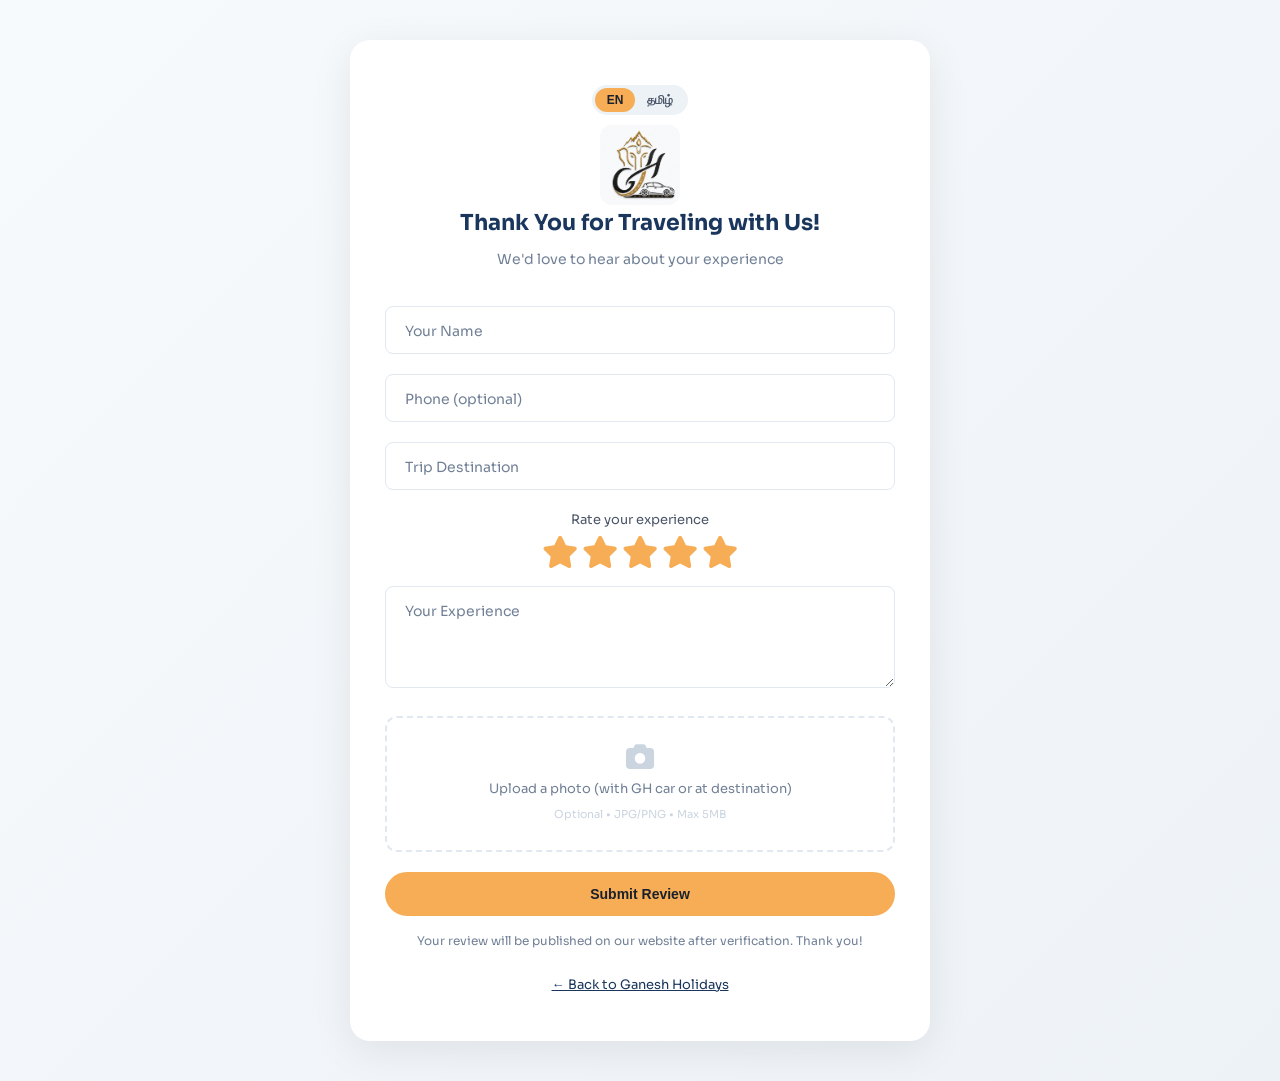
<file: review.html>
<!DOCTYPE html>
<html lang="en">
<head>
    <meta charset="UTF-8">
    <meta name="viewport" content="width=device-width, initial-scale=1.0">
    <title>Share Your Experience - Ganesh Holidays</title>
    <meta name="description" content="Share your travel experience with Ganesh Holidays. Your feedback helps us serve you better.">
    <link rel="icon" type="image/svg+xml" href="assets/favicon.svg">
    <link href="https://fonts.googleapis.com/css2?family=Sora:wght@300;400;600;700&family=Noto+Sans+Tamil:wght@300;400;600;700&display=swap" rel="stylesheet">
    <link rel="stylesheet" href="https://cdnjs.cloudflare.com/ajax/libs/font-awesome/6.5.1/css/all.min.css">
    <link rel="stylesheet" href="css/style.css">
    <style>
        .review-page {
            min-height: 100vh;
            background: linear-gradient(135deg, #f7fafc 0%, #edf2f7 100%);
            padding: 40px 20px;
            display: flex;
            align-items: center;
            justify-content: center;
        }
        .review-container {
            max-width: 580px;
            width: 100%;
            background: white;
            border-radius: 20px;
            padding: 45px 35px;
            box-shadow: 0 10px 40px rgba(0,0,0,0.08);
        }
        .review-header {
            text-align: center;
            margin-bottom: 35px;
        }
        .review-header .icon {
            font-size: 40px;
            margin-bottom: 12px;
        }
        .review-header h1 {
            font-size: 22px;
            color: var(--blue-dark);
            margin-bottom: 8px;
        }
        .review-header p {
            font-size: 14px;
            color: var(--gray-500);
        }
        .review-form {
            display: flex;
            flex-direction: column;
            gap: 20px;
        }
        .star-rating {
            text-align: center;
        }
        .star-rating label {
            font-size: 13px;
            color: var(--gray-600);
            display: block;
            margin-bottom: 8px;
        }
        .stars {
            display: flex;
            justify-content: center;
            gap: 8px;
        }
        .stars i {
            font-size: 28px;
            color: var(--gray-200);
            cursor: pointer;
            transition: color 0.2s, transform 0.2s;
        }
        .stars i:hover,
        .stars i.active {
            color: var(--gold);
            transform: scale(1.15);
        }
        .photo-upload {
            border: 2px dashed var(--gray-200);
            border-radius: var(--radius-md);
            padding: 25px;
            text-align: center;
            cursor: pointer;
            transition: var(--transition);
        }
        .photo-upload:hover {
            border-color: var(--gold);
            background: #fffbf5;
        }
        .photo-upload i {
            font-size: 28px;
            color: var(--gray-300);
            margin-bottom: 8px;
        }
        .photo-upload p {
            font-size: 13px;
            color: var(--gray-500);
        }
        .photo-upload small {
            font-size: 11px;
            color: var(--gray-300);
        }
        .review-lang {
            display: flex;
            justify-content: center;
            margin-bottom: 10px;
        }
        .review-lang .lang-toggle {
            background: #edf2f7;
        }
        .review-lang .lang-btn {
            color: #4a5568;
        }
        .review-lang .lang-btn.active {
            background: var(--gold);
            color: #1a202c;
        }
        .review-note {
            text-align: center;
            font-size: 12px;
            color: var(--gray-500);
            margin-top: 15px;
        }
        .back-link {
            text-align: center;
            margin-top: 20px;
        }
        .back-link a {
            color: var(--blue-dark);
            font-size: 13px;
            text-decoration: underline;
        }
    </style>
</head>
<body>
    <div class="review-page">
        <div class="review-container">
            <div class="review-lang">
                <div class="lang-toggle">
                    <button class="lang-btn active" data-lang="en">EN</button>
                    <button class="lang-btn" data-lang="ta">தமிழ்</button>
                </div>
            </div>

            <div class="review-header">
                <div class="icon" style="width:80px; height:80px; overflow:hidden; border-radius:12px; margin:0 auto;"><img src="assets/logo.jpg" alt="Ganesh Holidays" style="width:100%; height:100%; object-fit:cover; object-position:center 20%; transform:scale(1.6);"></div>
                <h1 data-i18n="review.page.title">Thank You for Traveling with Us!</h1>
                <p data-i18n="review.page.subtitle">We'd love to hear about your experience</p>
            </div>

            <form class="review-form" id="reviewForm" action="https://formspree.io/f/YOUR_FORM_ID" method="POST">
                <div class="form-group">
                    <input type="text" name="name" required placeholder=" " id="revName">
                    <label for="revName" data-i18n="review.form.name">Your Name</label>
                </div>

                <div class="form-group">
                    <input type="tel" name="phone" placeholder=" " id="revPhone">
                    <label for="revPhone" data-i18n="review.form.phone">Phone (optional)</label>
                </div>

                <div class="form-group">
                    <input type="text" name="destination" required placeholder=" " id="revDest">
                    <label for="revDest" data-i18n="review.form.destination">Trip Destination</label>
                </div>

                <div class="star-rating">
                    <label data-i18n="review.form.rating">Rate your experience</label>
                    <div class="stars" id="starRating">
                        <i class="fas fa-star" data-rating="1"></i>
                        <i class="fas fa-star" data-rating="2"></i>
                        <i class="fas fa-star" data-rating="3"></i>
                        <i class="fas fa-star" data-rating="4"></i>
                        <i class="fas fa-star" data-rating="5"></i>
                    </div>
                    <input type="hidden" name="rating" id="ratingValue" value="5">
                </div>

                <div class="form-group">
                    <textarea name="feedback" rows="4" required placeholder=" " id="revFeedback"></textarea>
                    <label for="revFeedback" data-i18n="review.form.feedback">Your Experience</label>
                </div>

                <div class="photo-upload" id="photoUpload">
                    <i class="fas fa-camera"></i>
                    <p data-i18n="review.form.photo">Upload a photo (with GH car or at destination)</p>
                    <small data-i18n="review.form.photoHint">Optional • JPG/PNG • Max 5MB</small>
                    <input type="file" name="photo" accept="image/*" style="display:none" id="photoInput">
                </div>

                <button type="submit" class="btn btn-primary btn-full" data-i18n="review.form.submit">Submit Review</button>
            </form>

            <p class="review-note" data-i18n="review.form.note">Your review will be published on our website after verification. Thank you!</p>

            <div class="back-link">
                <a href="index.html" data-i18n="review.back">← Back to Ganesh Holidays</a>
            </div>
        </div>
    </div>

    <script src="js/i18n.js"></script>
    <script>
        // Star rating interaction
        const stars = document.querySelectorAll('#starRating i');
        const ratingInput = document.getElementById('ratingValue');

        stars.forEach(star => {
            star.addEventListener('click', () => {
                const rating = star.getAttribute('data-rating');
                ratingInput.value = rating;

                stars.forEach((s, index) => {
                    if (index < rating) {
                        s.classList.add('active');
                    } else {
                        s.classList.remove('active');
                    }
                });
            });

            star.addEventListener('mouseenter', () => {
                const rating = star.getAttribute('data-rating');
                stars.forEach((s, index) => {
                    if (index < rating) {
                        s.style.color = 'var(--gold)';
                    } else {
                        s.style.color = '';
                    }
                });
            });
        });

        document.getElementById('starRating').addEventListener('mouseleave', () => {
            const currentRating = ratingInput.value;
            stars.forEach((s, index) => {
                s.style.color = '';
                if (index < currentRating) {
                    s.classList.add('active');
                }
            });
        });

        // Set all stars active by default (rating 5)
        stars.forEach(s => s.classList.add('active'));

        // Photo upload click
        document.getElementById('photoUpload').addEventListener('click', () => {
            document.getElementById('photoInput').click();
        });

        document.getElementById('photoInput').addEventListener('change', (e) => {
            if (e.target.files.length > 0) {
                const fileName = e.target.files[0].name;
                document.querySelector('#photoUpload p').textContent = '✅ ' + fileName;
            }
        });

        // Form submission
        document.getElementById('reviewForm').addEventListener('submit', (e) => {
            e.preventDefault();
            alert('Thank you! Your review has been submitted and will appear on our website after approval.');
            e.target.reset();
            stars.forEach(s => s.classList.add('active'));
            ratingInput.value = 5;
            document.querySelector('#photoUpload p').textContent = 'Upload a photo (with GTT car or at destination)';
        });
    </script>
</body>
</html>
</file>
<file: css/style.css>
/* ============================================
   GANESH TRAVELS - Main Stylesheet
   Color Palette: Blue (#1a365d) + Gold (#f6ad55)
   ============================================ */

/* === RESET & BASE === */
*, *::before, *::after {
    margin: 0;
    padding: 0;
    box-sizing: border-box;
}

:root {
    --blue-dark: #1a365d;
    --blue-mid: #2a4a7f;
    --blue-light: #3b5998;
    --gold: #f6ad55;
    --gold-dark: #dd9a3c;
    --gold-light: #fbd38d;
    --white: #ffffff;
    --gray-50: #f7fafc;
    --gray-100: #edf2f7;
    --gray-200: #e2e8f0;
    --gray-300: #cbd5e0;
    --gray-500: #718096;
    --gray-600: #4a5568;
    --gray-700: #2d3748;
    --gray-900: #1a202c;
    --shadow-sm: 0 2px 8px rgba(0,0,0,0.08);
    --shadow-md: 0 4px 20px rgba(0,0,0,0.1);
    --shadow-lg: 0 10px 40px rgba(0,0,0,0.12);
    --radius-sm: 8px;
    --radius-md: 12px;
    --radius-lg: 20px;
    --transition: all 0.3s ease;
}

html {
    scroll-behavior: smooth;
    scroll-padding-top: 60px;
}

body {
    font-family: 'Sora', sans-serif;
    font-size: 16px;
    line-height: 1.6;
    color: var(--gray-700);
    background: var(--white);
    overflow-x: hidden;
}

body.tamil {
    font-family: 'Noto Sans Tamil', 'Sora', sans-serif;
}

a {
    text-decoration: none;
    color: inherit;
}

img {
    max-width: 100%;
    height: auto;
    display: block;
}

.container {
    max-width: 1200px;
    margin: 0 auto;
    padding: 0 20px;
}

/* === NAVIGATION === */
.navbar {
    position: fixed;
    top: 0;
    left: 0;
    right: 0;
    z-index: 1000;
    background: rgba(26, 36, 55, 0.97);
    backdrop-filter: blur(10px);
    border-bottom: 1px solid rgba(246, 173, 85, 0.15);
    transition: var(--transition);
}

.navbar.scrolled {
    box-shadow: 0 2px 15px rgba(0,0,0,0.3);
}

.nav-container {
    max-width: 1200px;
    margin: 0 auto;
    padding: 12px 20px;
    display: flex;
    align-items: center;
    justify-content: space-between;
}

.nav-logo {
    display: flex;
    align-items: center;
    gap: 10px;
}

.logo-icon {
    position: relative;
    color: var(--blue-dark);
    flex-shrink: 0;
    width: 100px;
    height: 50px;
    overflow: hidden;
    border-radius: 6px;
}

.logo-img {
    width: 100%;
    height: 100%;
    object-fit: cover;
    object-position: center 20%;
    transform: scale(1.6);
    border-radius: 6px;
}

.logo-img-footer {
    filter: brightness(1.1);
}

.logo-text {
    display: flex;
    flex-direction: column;
}

.logo-brand {
    font-family: 'Sora', sans-serif;
    font-weight: 700;
    font-size: 16px;
    color: #ffffff;
    letter-spacing: 1.5px;
}

.logo-tagline {
    font-family: 'Josefin Sans', sans-serif;
    font-weight: 400;
    font-size: 9px;
    color: #f6ad55;
    letter-spacing: 2px;
    text-transform: uppercase;
}

.nav-menu {
    display: flex;
    gap: 28px;
}

.nav-link {
    font-size: 14px;
    font-weight: 400;
    color: rgba(255,255,255,0.75);
    transition: var(--transition);
    position: relative;
}

.nav-link::after {
    content: '';
    position: absolute;
    bottom: -4px;
    left: 0;
    width: 0;
    height: 2px;
    background: var(--gold);
    transition: width 0.3s ease;
}

.nav-link:hover {
    color: #ffffff;
}

.nav-link:hover::after {
    width: 100%;
}

.nav-right {
    display: flex;
    align-items: center;
    gap: 15px;
}

.lang-toggle {
    display: flex;
    background: rgba(255,255,255,0.1);
    border-radius: 20px;
    padding: 3px;
}

.lang-btn {
    border: none;
    background: transparent;
    padding: 5px 12px;
    border-radius: 18px;
    font-size: 12px;
    cursor: pointer;
    transition: var(--transition);
    font-weight: 600;
    color: rgba(255,255,255,0.6);
}

.lang-btn.active {
    background: var(--gold);
    color: var(--gray-900);
}

.nav-hamburger {
    display: none;
    flex-direction: column;
    gap: 5px;
    background: none;
    border: none;
    cursor: pointer;
    padding: 5px;
}

.nav-hamburger span {
    width: 24px;
    height: 2px;
    background: #ffffff;
    transition: var(--transition);
}

/* === HERO === */
.hero {
    height: 100vh;
    min-height: 600px;
    position: relative;
    display: flex;
    align-items: center;
    justify-content: center;
}

.hero-bg {
    position: absolute;
    inset: 0;
}

.hero-img {
    width: 100%;
    height: 100%;
    object-fit: cover;
}

.hero-overlay {
    position: absolute;
    inset: 0;
    background: linear-gradient(135deg, rgba(26, 54, 93, 0.8) 0%, rgba(26, 54, 93, 0.4) 100%);
}

.hero-content {
    position: relative;
    z-index: 2;
    text-align: center;
    padding: 0 20px;
}

.hero-title {
    font-size: clamp(2rem, 5vw, 3.5rem);
    font-weight: 800;
    color: white;
    margin-bottom: 16px;
    line-height: 1.2;
}

.hero-subtitle {
    font-size: clamp(1rem, 2vw, 1.2rem);
    color: rgba(255,255,255,0.85);
    max-width: 600px;
    margin: 0 auto 30px;
    font-weight: 300;
}

.hero-scroll {
    position: absolute;
    bottom: 30px;
    left: 50%;
    transform: translateX(-50%);
    color: white;
    font-size: 20px;
    animation: bounce 2s infinite;
}

@keyframes bounce {
    0%, 100% { transform: translateX(-50%) translateY(0); }
    50% { transform: translateX(-50%) translateY(10px); }
}

/* === BUTTONS === */
.btn {
    display: inline-block;
    padding: 12px 28px;
    border-radius: 30px;
    font-size: 14px;
    font-weight: 600;
    cursor: pointer;
    transition: var(--transition);
    border: 2px solid transparent;
    text-align: center;
}

.btn-primary {
    background: var(--gold);
    color: var(--gray-900);
    border-color: var(--gold);
}

.btn-primary:hover {
    background: var(--gold-dark);
    border-color: var(--gold-dark);
    transform: translateY(-2px);
    box-shadow: 0 8px 25px rgba(246, 173, 85, 0.3);
}

.btn-outline {
    background: transparent;
    color: var(--blue-dark);
    border-color: var(--blue-dark);
}

.btn-outline:hover {
    background: var(--blue-dark);
    color: white;
    transform: translateY(-2px);
}

.btn-full {
    width: 100%;
}

/* === SECTIONS === */
.section {
    padding: 40px 0 60px;
}

.section-title {
    font-size: clamp(1.5rem, 3vw, 2.2rem);
    font-weight: 700;
    color: var(--blue-dark);
    text-align: center;
    margin-bottom: 10px;
}

.section-subtitle {
    font-size: 15px;
    color: var(--gray-500);
    text-align: center;
    margin-bottom: 40px;
    font-weight: 300;
}

/* === ABOUT === */
.about {
    background: var(--gray-50);
}

.about-grid {
    display: grid;
    grid-template-columns: 1fr 1fr;
    gap: 50px;
    align-items: center;
}

.about-text p {
    font-size: 15px;
    line-height: 1.8;
    color: var(--gray-600);
}

.stats-grid {
    display: grid;
    grid-template-columns: 1fr 1fr;
    gap: 20px;
}

.stat-card {
    background: white;
    padding: 25px;
    border-radius: var(--radius-md);
    text-align: center;
    box-shadow: var(--shadow-sm);
    transition: var(--transition);
}

.stat-card:hover {
    transform: translateY(-3px);
    box-shadow: var(--shadow-md);
}

.stat-number {
    font-size: 2.5rem;
    font-weight: 800;
    color: var(--gold);
    line-height: 1;
    margin-bottom: 5px;
}

.stat-number::after {
    content: '+';
}

.stat-label {
    font-size: 13px;
    color: var(--gray-500);
    font-weight: 400;
}

/* === SERVICES === */
.services-grid {
    display: grid;
    grid-template-columns: repeat(3, 1fr);
    gap: 25px;
}

.service-card {
    background: white;
    padding: 35px 25px;
    border-radius: var(--radius-md);
    text-align: center;
    box-shadow: var(--shadow-sm);
    transition: var(--transition);
    border: 1px solid var(--gray-100);
}

.service-card:hover {
    transform: translateY(-5px);
    box-shadow: var(--shadow-lg);
    border-color: var(--gold);
}

.service-icon {
    width: 60px;
    height: 60px;
    background: linear-gradient(135deg, var(--blue-dark), var(--blue-mid));
    border-radius: 50%;
    display: flex;
    align-items: center;
    justify-content: center;
    margin: 0 auto 18px;
    color: white;
    font-size: 22px;
}

.service-card h3 {
    font-size: 16px;
    color: var(--blue-dark);
    margin-bottom: 10px;
    font-weight: 600;
}

.service-card p {
    font-size: 13px;
    color: var(--gray-500);
    line-height: 1.6;
}

/* === PACKAGES === */
.packages {
    background: var(--gray-50);
}

.packages-grid {
    display: grid;
    grid-template-columns: repeat(3, 1fr);
    gap: 25px;
}

.package-card {
    background: white;
    border-radius: var(--radius-md);
    overflow: hidden;
    box-shadow: var(--shadow-sm);
    transition: var(--transition);
}

.package-card:hover {
    transform: translateY(-5px);
    box-shadow: var(--shadow-lg);
}

.package-img {
    position: relative;
    height: 200px;
    overflow: hidden;
}

.package-img img {
    width: 100%;
    height: 100%;
    object-fit: cover;
    transition: transform 0.5s ease;
}

.package-card:hover .package-img img {
    transform: scale(1.05);
}

.package-badge {
    position: absolute;
    top: 12px;
    left: 12px;
    background: var(--gold);
    color: var(--gray-900);
    padding: 4px 12px;
    border-radius: 20px;
    font-size: 11px;
    font-weight: 700;
}

.package-badge-hot {
    background: #e53e3e;
    color: white;
}

.package-info {
    padding: 20px;
}

.package-info h3 {
    font-size: 17px;
    color: var(--blue-dark);
    margin-bottom: 8px;
    font-weight: 700;
}

.package-duration {
    font-size: 13px;
    color: var(--gray-500);
    margin-bottom: 8px;
}

.package-duration i {
    color: var(--gold);
    margin-right: 5px;
}

.package-price {
    font-size: 13px;
    font-weight: 500;
    color: var(--gray-600);
    margin-bottom: 15px;
    line-height: 1.5;
}

.package-price i {
    color: var(--gold);
    margin-right: 5px;
}

.packages-note {
    text-align: center;
    margin-top: 30px;
    font-size: 15px;
    font-weight: 600;
    color: var(--blue-dark);
    background: #fef9e7;
    padding: 18px 25px;
    border-radius: var(--radius-sm);
    border: 1px solid #f6ad55;
    border-left: 4px solid var(--gold);
}

.packages-note i {
    color: var(--gold);
    margin-right: 8px;
    font-size: 16px;
}

/* === WHY CHOOSE US === */
.whyus-grid {
    display: grid;
    grid-template-columns: repeat(3, 1fr);
    gap: 30px;
}

.whyus-item {
    text-align: center;
    padding: 25px;
}

.whyus-item i {
    font-size: 32px;
    color: var(--gold);
    margin-bottom: 15px;
}

.whyus-item h4 {
    font-size: 16px;
    color: var(--blue-dark);
    margin-bottom: 8px;
    font-weight: 600;
}

.whyus-item p {
    font-size: 13px;
    color: var(--gray-500);
    line-height: 1.6;
}

/* === GALLERY === */
.gallery {
    background: var(--gray-50);
}

.gallery-grid {
    display: grid;
    grid-template-columns: repeat(3, 1fr);
    gap: 15px;
}

.gallery-item {
    border-radius: var(--radius-sm);
    overflow: hidden;
    aspect-ratio: 4/3;
    cursor: pointer;
    position: relative;
}

.gallery-item::after {
    content: '';
    position: absolute;
    inset: 0;
    background: rgba(26, 54, 93, 0);
    transition: var(--transition);
}

.gallery-item:hover::after {
    background: rgba(26, 54, 93, 0.2);
}

.gallery-item img {
    width: 100%;
    height: 100%;
    object-fit: cover;
    transition: transform 0.5s ease;
}

.gallery-item:hover img {
    transform: scale(1.08);
}

/* === REVIEWS === */
.reviews-grid {
    display: grid;
    grid-template-columns: repeat(3, 1fr);
    gap: 25px;
}

.review-card {
    background: white;
    padding: 30px;
    border-radius: var(--radius-md);
    box-shadow: var(--shadow-sm);
    border: 1px solid var(--gray-100);
    transition: var(--transition);
}

.review-card:hover {
    box-shadow: var(--shadow-md);
    transform: translateY(-3px);
}

.review-stars {
    color: var(--gold);
    margin-bottom: 15px;
    font-size: 14px;
}

.review-text {
    font-size: 14px;
    color: var(--gray-600);
    line-height: 1.7;
    margin-bottom: 20px;
    font-style: italic;
}

.review-author {
    display: flex;
    align-items: center;
    gap: 12px;
}

.review-avatar {
    width: 40px;
    height: 40px;
    background: var(--blue-dark);
    color: white;
    border-radius: 50%;
    display: flex;
    align-items: center;
    justify-content: center;
    font-size: 13px;
    font-weight: 700;
}

.review-author strong {
    font-size: 14px;
    color: var(--blue-dark);
    display: block;
}

.review-author span {
    font-size: 12px;
    color: var(--gray-500);
}

.review-cta {
    text-align: center;
    margin-top: 40px;
}

/* === CONTACT === */
.contact {
    background: var(--gray-50);
}

.contact-grid {
    display: grid;
    grid-template-columns: 1fr 1fr;
    gap: 50px;
}

.contact-info {
    display: flex;
    flex-direction: column;
    gap: 25px;
}

.contact-item {
    display: flex;
    align-items: flex-start;
    gap: 15px;
}

.contact-item i {
    width: 40px;
    height: 40px;
    background: var(--blue-dark);
    color: white;
    border-radius: 50%;
    display: flex;
    align-items: center;
    justify-content: center;
    font-size: 16px;
    flex-shrink: 0;
}

.contact-item strong {
    display: block;
    font-size: 14px;
    color: var(--blue-dark);
    margin-bottom: 3px;
}

.contact-item a,
.contact-item p {
    font-size: 14px;
    color: var(--gray-600);
}

.contact-item a:hover {
    color: var(--gold);
}

.contact-social {
    display: flex;
    gap: 12px;
    margin-top: 10px;
}

.contact-social a {
    width: 40px;
    height: 40px;
    background: var(--gray-100);
    border-radius: 50%;
    display: flex;
    align-items: center;
    justify-content: center;
    color: var(--blue-dark);
    transition: var(--transition);
}

.contact-social a:hover {
    background: var(--gold);
    color: white;
}

/* Contact Form */
.contact-form {
    display: flex;
    flex-direction: column;
    gap: 20px;
}

.form-group {
    position: relative;
}

.form-group input,
.form-group textarea {
    width: 100%;
    padding: 14px 16px;
    border: 1px solid var(--gray-200);
    border-radius: var(--radius-sm);
    font-size: 14px;
    font-family: inherit;
    background: white;
    transition: var(--transition);
}

.form-group input:focus,
.form-group textarea:focus {
    outline: none;
    border-color: var(--gold);
    box-shadow: 0 0 0 3px rgba(246, 173, 85, 0.1);
}

.form-group label {
    position: absolute;
    left: 16px;
    top: 14px;
    font-size: 14px;
    color: var(--gray-500);
    transition: var(--transition);
    pointer-events: none;
    background: white;
    padding: 0 4px;
}

.form-group input:focus + label,
.form-group input:not(:placeholder-shown) + label,
.form-group textarea:focus + label,
.form-group textarea:not(:placeholder-shown) + label {
    top: -8px;
    font-size: 11px;
    color: var(--gold);
}

/* === FOOTER === */
.footer {
    background: var(--blue-dark);
    color: rgba(255,255,255,0.7);
    padding: 60px 0 20px;
}

.footer-grid {
    display: grid;
    grid-template-columns: 2fr 1fr 1fr;
    gap: 40px;
    margin-bottom: 40px;
}

.footer-brand p {
    font-size: 13px;
    margin-top: 15px;
    line-height: 1.7;
}

.footer-links h4 {
    color: white;
    font-size: 15px;
    margin-bottom: 15px;
    font-weight: 600;
}

.footer-links a {
    display: block;
    font-size: 13px;
    margin-bottom: 8px;
    transition: var(--transition);
}

.footer-links a:hover {
    color: var(--gold);
    padding-left: 5px;
}

.footer-bottom {
    border-top: 1px solid rgba(255,255,255,0.1);
    padding-top: 20px;
    text-align: center;
    font-size: 13px;
}

/* === BACK TO TOP === */
.back-to-top {
    position: fixed;
    bottom: 30px;
    right: 30px;
    width: 45px;
    height: 45px;
    background: var(--gold);
    color: var(--gray-900);
    border: none;
    border-radius: 50%;
    cursor: pointer;
    font-size: 16px;
    display: flex;
    align-items: center;
    justify-content: center;
    opacity: 0;
    visibility: hidden;
    transition: var(--transition);
    box-shadow: var(--shadow-md);
    z-index: 999;
}

.back-to-top.visible {
    opacity: 1;
    visibility: visible;
}

.back-to-top:hover {
    transform: translateY(-3px);
    background: var(--gold-dark);
}

/* === ANIMATIONS (Fade in on scroll) === */
.fade-in {
    opacity: 0;
    transform: translateY(30px);
    transition: opacity 0.6s ease, transform 0.6s ease;
}

.fade-in.visible {
    opacity: 1;
    transform: translateY(0);
}

/* === RESPONSIVE === */
@media (max-width: 1024px) {
    .services-grid,
    .packages-grid,
    .reviews-grid,
    .whyus-grid {
        grid-template-columns: repeat(2, 1fr);
    }

    .footer-grid {
        grid-template-columns: 1fr 1fr;
    }
}

@media (max-width: 768px) {
    .nav-menu {
        position: fixed;
        top: 0;
        right: -100%;
        width: 220px;
        height: 100vh;
        max-height: 100vh;
        background: white;
        flex-direction: column;
        padding: 70px 25px 30px;
        gap: 18px;
        box-shadow: var(--shadow-lg);
        transition: right 0.3s ease;
        border-radius: 0 0 0 16px;
    }

    .nav-menu.active {
        right: 0;
    }

    .nav-menu .nav-link {
        color: #1a365d;
        font-size: 16px;
        font-weight: 600;
    }

    .nav-menu .nav-link:hover {
        color: #f6ad55;
    }

    .nav-hamburger {
        display: flex;
    }

    .nav-hamburger.active span:nth-child(1) {
        transform: rotate(45deg) translate(5px, 5px);
        background: #1a365d;
    }

    .nav-hamburger.active span:nth-child(2) {
        opacity: 0;
    }

    .nav-hamburger.active span:nth-child(3) {
        transform: rotate(-45deg) translate(5px, -5px);
        background: #1a365d;
    }

    .about-grid {
        grid-template-columns: 1fr;
    }

    .services-grid,
    .packages-grid,
    .reviews-grid,
    .whyus-grid,
    .gallery-grid {
        grid-template-columns: 1fr;
    }

    /* Horizontal scroll carousel for mobile */
    .services-grid,
    .packages-grid,
    .whyus-grid,
    .gallery-grid {
        display: flex;
        overflow-x: auto;
        scroll-snap-type: x mandatory;
        gap: 12px;
        padding-bottom: 10px;
        -webkit-overflow-scrolling: touch;
        scrollbar-width: none;
    }

    .services-grid::-webkit-scrollbar,
    .packages-grid::-webkit-scrollbar,
    .whyus-grid::-webkit-scrollbar,
    .gallery-grid::-webkit-scrollbar {
        display: none;
    }

    .service-card {
        min-width: 75vw;
        flex-shrink: 0;
        scroll-snap-align: start;
    }

    .package-card {
        min-width: 75vw;
        flex-shrink: 0;
        scroll-snap-align: start;
    }

    .whyus-item {
        min-width: 70vw;
        flex-shrink: 0;
        scroll-snap-align: start;
        background: white;
        border-radius: var(--radius-md);
        box-shadow: var(--shadow-sm);
        border: 1px solid var(--gray-100);
    }

    .gallery-item {
        min-width: 75vw;
        flex-shrink: 0;
        scroll-snap-align: start;
    }

    .contact-grid {
        grid-template-columns: 1fr;
    }

    .footer-grid {
        grid-template-columns: 1fr;
    }

    .hero-title {
        font-size: 2rem;
    }

    .section {
        padding: 30px 0 45px;
    }

    .logo-tagline {
        display: none;
    }
}

@media (max-width: 480px) {
    .stats-grid {
        grid-template-columns: 1fr 1fr;
        gap: 12px;
    }

    .stat-card {
        padding: 18px 12px;
    }

    .stat-number {
        font-size: 1.8rem;
    }

    .lang-toggle {
        padding: 2px;
    }

    .lang-btn {
        padding: 4px 8px;
        font-size: 11px;
    }
}
</file>
